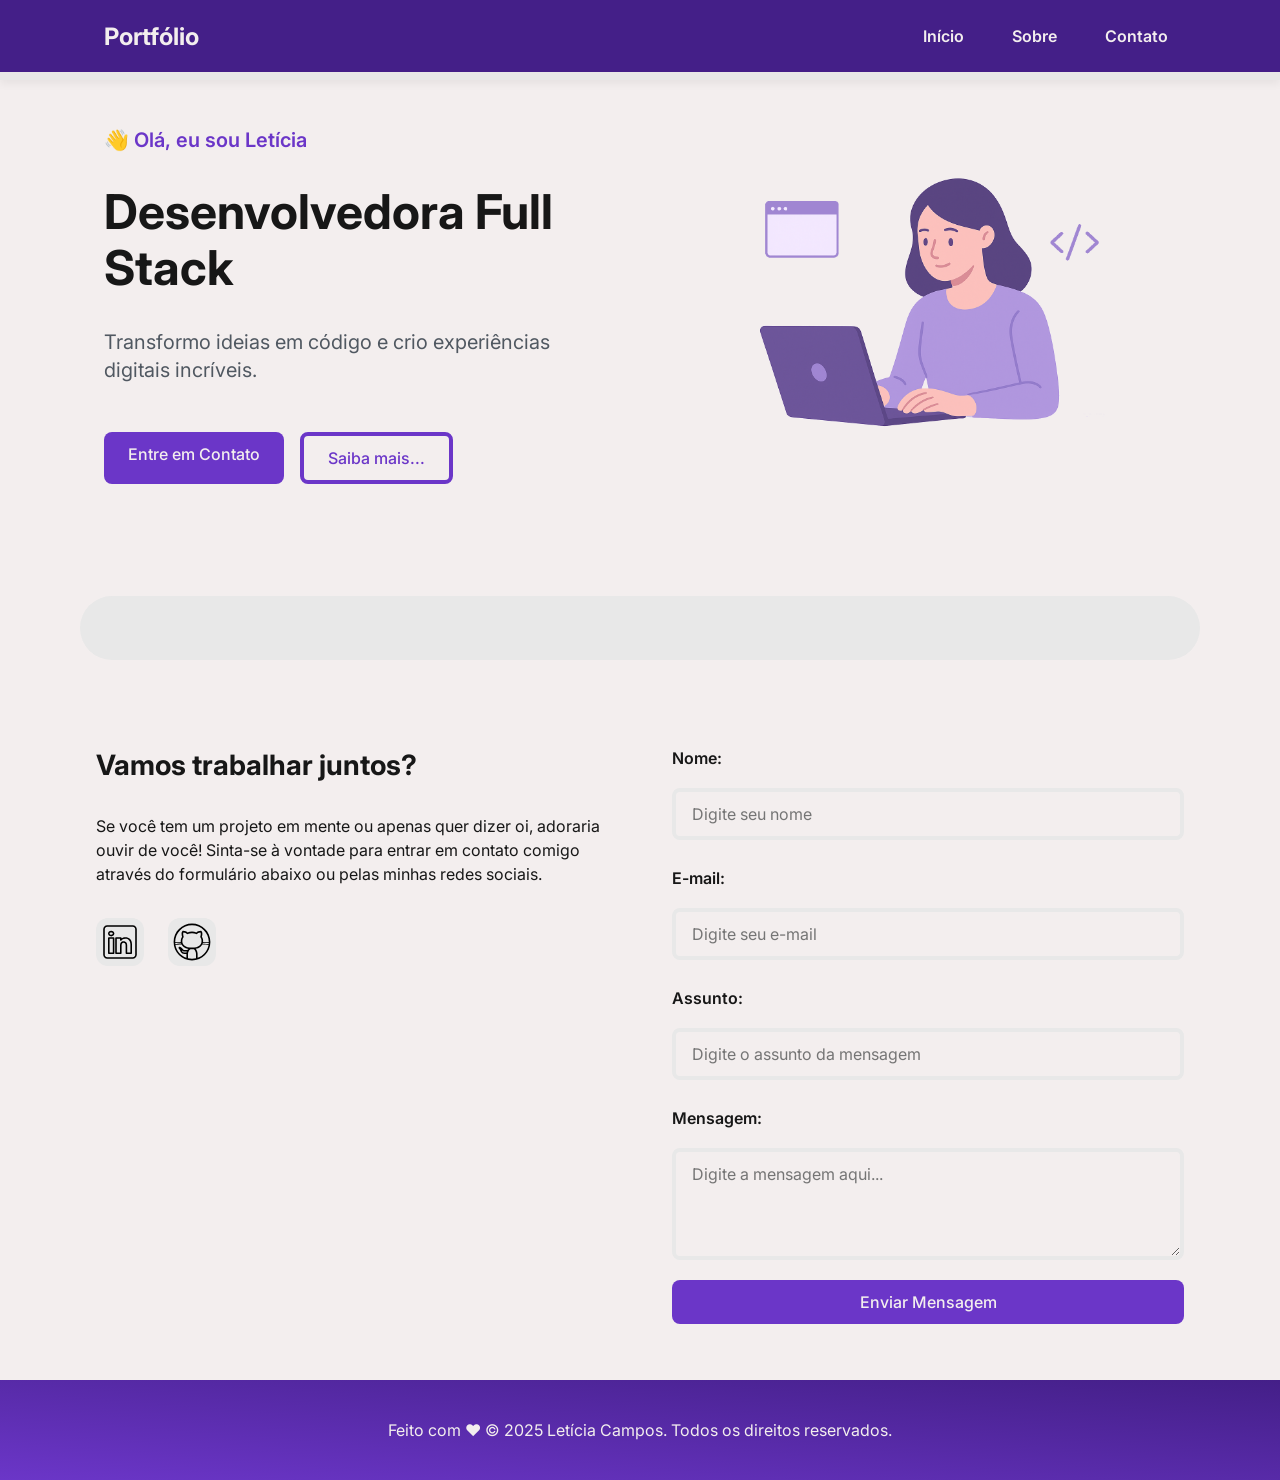
<file: index.html>
<!DOCTYPE html>
<html lang="pt-br">

<head>
    <meta charset="UTF-8">
    <meta name="viewport" content="width=device-width, initial-scale=1.0">


    <link rel="preconnect" href="https://fonts.googleapis.com">
    <link rel="preconnect" href="https://fonts.gstatic.com" crossorigin>


    <link href="https://fonts.googleapis.com/css2?family=Inter&display=swap" rel="stylesheet">


    <meta name="author" content="Letícia Campos">
    <meta name="description"
        content="Portfólio de Letícia Campos, desenvolvedora Full Stack especializada em criar experiências digitais incríveis. Conheça meus projetos e entre em contato.">
    <meta name="robots" content="index, follow">


    <link rel="icon" href="./assets/img/favicon.svg" type="image/svg+xml">

    <link rel="stylesheet" href="./assets/css/styles.css">


    <title>Portfólio da Letícia</title>
</head>

<body>

    <!-- Navbar - Menu  -->
    <header class="flex menu_container">
        <article class="menu_content">
            <div id="titulo">
                <a href="index.html">Portfólio</a>
            </div>

            <nav>
                <ul class="flex menu_list">
                    <li><a href="#hero">Início</a></li>
                    <li><a href="#about">Sobre</a></li>
                    <li><a href="#contact">Contato</a></li>
                </ul>
            </nav>
        </article>
    </header>

    <!-- Área principal do Site -->
    <main>

        <section id="hero" class="hero_container">

            <article class="hero_content">
                <h4>👋 Olá, eu sou Letícia</h4>
                <h1>Desenvolvedora Full Stack</h1>
                <p>Transformo ideias em código e crio experiências digitais incríveis.</p>
                <div class="hero_buttons">
                    <a href="#contact" class="botao">Entre em Contato</a>
                    <a href="#about" class="botao-outline">Saiba mais...</a>
            </article>

            <figure class="hero_image">
                <img src="./assets/img/dev_woman.svg" alt="Ilustração com uma pessoa desenvolvedora escrevendo código"
                    class="ilustracao float-animation">
            </figure>

        </section>

        <!-- ABOUT -->
        <section id="about" class="about_container">


        </section>


        <!-- #CONTACT -->
        <section id="contact" class="contact_container">

            <article class="contact_info">
                <h2>Vamos trabalhar juntos?</h2>
                <p>Se você tem um projeto em mente ou apenas quer dizer oi, adoraria ouvir de você! Sinta-se à vontade
                    para entrar em contato comigo através do formulário abaixo ou pelas minhas redes sociais.</p>

                <div class="social_container">
                    <a href="https://www.linkedin.com/in/leticiafccampos/" target="_blank" class="social_icon">
                        <img src="./assets/img/linkedin.svg" alt="Link para o LinkedIn">
                    </a>
                    <a href="https://github.com/lefcc" target="_blank" class="social_icon">
                        <img src="./assets/img/github.svg" alt="Link para o GitHub">
                    </a>
                </div>
            </article>

            <form  action="https://formsubmit.co/5aa66501f014e1f5015924332eb3a47c" method="POST" id="formulario">

                <input type="hidden" name="_next" value="https://lefcc.github.io/portfolio/sucess.html">
                <input type="hidden" name="_captcha" value="false">


                <label for="nome">Nome:</label>
                <input type="text" id="nome" name="nome" placeholder="Digite seu nome" required>
                <span id="txtNome"></span>


                <label for="email">E-mail:</label>
                <input type="email" id="email" name="email" placeholder="Digite seu e-mail" required>
                <span id="txtEmail"></span>

                <label for="assunto">Assunto:</label>
                <input type="assunto" id="assunto" name="assunto" placeholder="Digite o assunto da mensagem" required>
                <span id="txtAssunto"></span>

                <label for="mensagem">Mensagem:</label>
                <textarea type="mensagem" id="mensagem" name="mensagem" placeholder="Digite a mensagem aqui..."
                    required></textarea>


                <button type="submit" class="botao">Enviar Mensagem</button>

            </form>
        </section>
    </main>

    <footer>
        <p>Feito com ❤️ &copy; 2025 Letícia Campos. Todos os direitos reservados.</p>
    </footer>

    <!--JavaScript -->
    <script src="assets/js/scripts.js"></script>

</body>

</html>
</file>
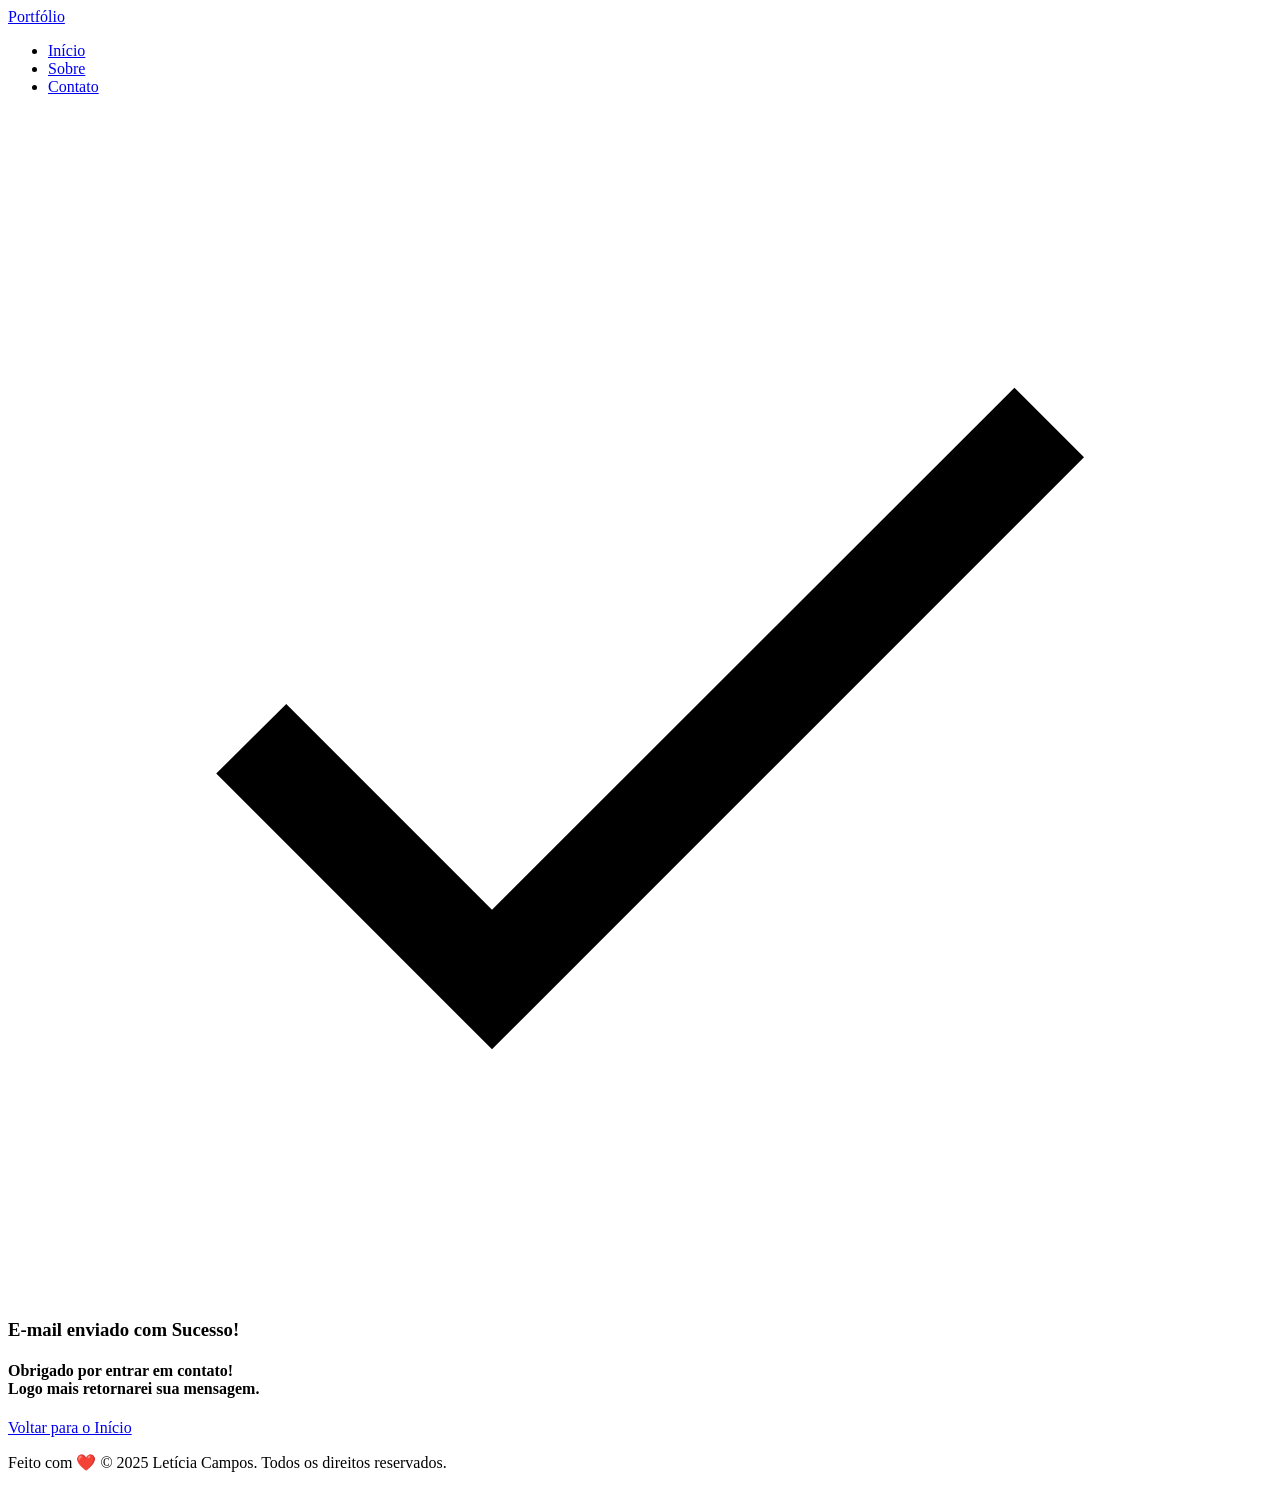
<file: sucess.html>
<!DOCTYPE html>
<html lang="pt-br">

<head>
    <meta charset="UTF-8">
    <meta name="viewport" content="width=device-width, initial-scale=1.0">

    <!-- Meta Tags Essenciais -->
    <meta name="author" content="Letícia Campos">
    <meta name="description"
        content="Portfólio de Letícia Campos, desenvolvedora Full Stack especializada em criar experiências digitais incríveis. Conheça meus projetos e entre em contato.">
    <meta name="robots" content="index, follow">

    <!-- Favicon (PNG recomendado para compatibilidade) -->
    <link rel="icon" type="image/svg+xml" href="./assets/img/favicon.png">

    <title>Portfólio da Letícia</title>
</head>

<body>

    <!-- Navbar - Menu  -->
    <header class="flex menu_container">
        <article class="menu_content">
            <div id="titulo">
                <a href="index.html">Portfólio</a>
            </div>

            <nav>
                <ul class="flex menu_list">
                    <li><a href="#hero">Início</a></li>
                    <li><a href="#about">Sobre</a></li>
                    <li><a href="#contact">Contato</a></li>
                </ul>
            </nav>
        </article>
    </header>

    <main>
        <section class="sucess_container">
            <article class="sucess_content">

                <figure class="sucess_icon">
                    <img src="./assets/img/sucess.svg" alt="Ilustração de desenvolvedor trabalhando"
                        class="float-animation">
                </figure>

                <h1>E-mail enviado com Sucesso!</h1>
                <h4>Obrigado por entrar em contato! <br /> Logo mais retornarei sua mensagem.</h4>

                <a class="botao" href="index.html">Voltar para o Início</a>

            </article>
        </section>
    </main>


    <footer>
        <p>Feito com ❤️ &copy; 2025 Letícia Campos. Todos os direitos reservados.</p>
    </footer>
</body>

</html>
</file>
<file: assets/css/styles.css>
/* Reset do Navegador */
* {
    margin: 0;
    padding: 0;
    box-sizing: border-box;
    text-decoration: none;
    outline: none;
    font-family: 'Inter', sans-serif;
}

/*  VARIÁVEIS  */
:root {
    /* Cores */
    --purple-50: #f4eaff;
    --purple-100: #e9dcfa;
    --purple-200: #cdb3f0;
    --purple-300: #b186e5;
    --purple-400: #9460db;
    --purple-500: #6b36c8;
    --purple-600: #5b2ca0;
    --purple-700: #4c2177;
    --purple-800: #441f88;
    --purple-900: #2a0e4d;
    --gray-100: #f5f5f5;
    --gray-200: #e8e8e8;
    --gray-400: #505861;
    --black-800: #171717;
    --white-700: #f3eeee;
    --error: #e63946;

    /* Sombras */
    --shadow-sm: 0 0.25rem 0.5rem #0000000D;
    --shadow-md: 0 0.25rem 0.75rem #6B36C84D;
    --shadow-lg: 0 0.5rem 1.5rem #6B36C833;
    --shadow-focus: 0 0 0 0.25rem #6B36C81A;
}



/* ESTILOS GLOBAIS */

html {
    scroll-behavior: smooth;
    /* deixa rolagem da tela suave */
}

body {
    display: flex;
    flex-direction: column;
    /* deixa um embaixo do outro, eixo y. Por padrão é x */
    min-height: 100vh;
    /* altura mínima = 100% da viewport */
    background-color: var(--white-700);
    color: var(--black-800)
}

main {
    flex: 1;
    /* main ocupa todo o espaço disponível */
}

a,
button {
    cursor: pointer;
    /* muda cursor ao passar sobre links e botões */
}

/* BOTÕES */

.botao,
.botao-outline {
    padding: 0.75rem 2rem;
    border-radius: 0.5rem;
    font-size: 1rem;
    font-weight: 600;
    text-align: center;
    transition: all 0.3s ease;
}

.botao {
    /* padrão do botão preenchido com cor */
    border: none;
    color: var(--white-700);
    background-color: var(--purple-500);
}

.botao:hover {
    background-color: var(--purple-800);
    box-shadow: var(--shadow-md);
    transform: translateY(-0.25rem);
}

.botao-outline {
    border: 0.25rem solid var(--purple-500);
    color: var(--purple-500);
    background-color: transparent;
}

.botao-outline:hover {
    background-color: var(--purple-500);
    color: var(--white-700);
    box-shadow: var(--shadow-md);
    transform: translateY(-0.25rem);
}

/* MENU */

.menu_container {
    /* estilo do menu de navegação */
    position: sticky;
    /* fixa o menu no topo ao rolar a página */
    top: 0;
    width: 100%;
    height: 5rem;
    background-color: var(--purple-800);
    border-bottom: 0.5rem solid var(--gray-200);
    box-shadow: var(--shadow-sm);
    z-index: 1000;
    /* garante que o menu fique acima de outros elementos */
}

.menu_content {
    /* conteúdo interno do menu */
    display: flex;
    justify-content: space-between;
    /* espaço entre os itens */
    align-items: center;
    width: 70rem;
    height: 100%;
    padding: 0 1.5rem;
    margin: 0 auto;
}

.menu_container a {
    font-weight: 600;
    color: var(--white-700);
    transition: color 0.3s ease;
}

.menu_container a:hover {
    color: var(--purple-200);
}

#titulo a {
    font-size: 1.5rem;
    font-weight: 700;
}

.menu_list {
    display: flex;
    list-style: none;
    gap: 2rem;
}

.menu_list a {
    padding: 0.5rem;
}

/*  SEÇÕES - ESTILOS COMUNS  */

.hero_container,
.about_container,
.contact_container {
    max-width: 70rem;
    margin: 0 auto;
    margin-bottom: 3rem;
    padding: 3rem 1.5rem;
    scroll-margin-top: 6rem;
    align-items: center;
}

/* MAIN */

/*  HERO  */

.hero_image {
    flex: 1;
    /* ajusta crescimento */
    display: flex;
    justify-content: center;
    align-items: center;
}

.ilustracao {
    width: 100%;
    max-width: 100%;
    border-radius: 2rem;
}

/*  IMAGEM HERO  */
@keyframes float {

    0%,
    100% {
        transform: translateY(0);
    }

    50% {
        transform: translateY(-1.25rem);
    }
}

.hero_image {
    animation: float 3s ease-in-out infinite;
}

.hero_container {
    gap: 5rem;
    min-height: 90%;
    display: flex;
    align-items: center;

}

.hero_content {
    flex: 1;
    display: flex;
    flex-direction: column;
    gap: 2rem;

}

.hero_content h4 {
    font-weight: 600;
    font-size: 1.25rem;
    color: var(--purple-500);
}

.hero_content h1 {
    font-weight: 700;
    font-size: 3rem;
    line-height: 3.5rem;
    color: var(--black-800);
}

.hero_content p {
    font-weight: 400;
    font-size: 1.25rem;
    line-height: 1.75rem;
    color: var(--gray-400);
}

.hero_buttons {
    display: flex;
    gap: 1rem;
    margin-top: 1rem;
}


/*  ABOUT  */

.about_container {
    max-width: 70rem;
    margin: 4rem auto;
    padding: 2rem;
    scroll-margin-top: 6rem;
    display: flex;
    align-items: center;
    gap: 5rem;
    background-color: var(--gray-200);
    border-radius: 2rem;
}

.about_image {
    border: 0.35rem solid var(--purple-500);
    border-radius: 50%;
    overflow: hidden;
    display: inline-block;
    max-width: 15rem;
    max-height: 15rem;
}

.about_image img {
    width: 100%;
    height: 100%;
    object-fit: cover;
    border-radius: 50%;
}


.about_content {
    flex: 1;
}

.about_content h2 {
    font-weight: 700;
    font-size: 2.5rem;
    line-height: 3rem;
    color: var(--purple-800);
}

.about_content p {
    font-weight: 400;
    font-size: 1.125rem;
    line-height: 1.88rem;
    color: var(--gray-400);
    margin-bottom: 1rem;
    text-align: justify;
}

/* ABOUT STATS */

.about_stats {
    display: flex;
    justify-content: space-between;
    align-items: center;
    gap: 2rem;
    padding-top: 2rem;
}

.about_stats p {
    gap: 1rem;

}

.stats-container {
    display: flex;
    gap: 2rem;
}

.about_stats .stat-number {
    font-size: 1.5rem;
    font-weight: 700;
    text-align: center;
    color: var(--purple-500);
    margin-bottom: 0;
}

.about_stats .stat-label {
    font-size: 0.875rem;
    font-size: 0.75rem;
    color: var(--gray-400);
    text-align: center;
    margin-bottom: 0;
}

.about_stats .botao {
    font-size: 1rem;
    padding: 0.75rem 1.25rem;
}

.stat-item {
    text-align: center;
}

/* CONTACT */

.contact_container {
    display: flex;
    flex-direction: column;
    justify-content: space-between;
    padding: 1.5rem 1rem;
    margin: 2rem auto;
    gap: 2rem;
}

@media (min-width: 768px) {
    .contact_container {
        flex-direction: row;
        align-items: flex-start;
        gap: 4rem;
    }


    .contact_info,
    #formulario {
        flex: 1;
    }
}

.contact_info h2 {
    font-size: 1.75rem;
    margin-bottom: 2rem;
}

.contact_info p {
    font-size: 1rem;
    line-height: 1.5rem;
    margin-bottom: 2rem;
}

.social_container {
    gap: 1.5rem;
    flex-wrap: wrap;
    display: flex;
}

.social_icon {
    width: 3rem;
    height: 3rem;
    display: flex;
    align-items: center;
    justify-content: center;
    padding: 0;
    background-color: var(--gray-200);
    border-radius: 0.75rem;
    transition: all 0.3s ease;
    margin: 0;
}

.social_icon:hover {
    background-color: var(--gray-400);
    transform: translateY(-0.25rem);
    box-shadow: var(--shadow-md); 
}

.social_icon img {
    width: 2.5rem;
    height: 2.5rem;
    filter: brightness(0) saturate(100%);
    transition: filter 0.3s ease;
}

.social_icon:hover img {
    filter: brightness(0) invert(100%);
}

/* FORM */

form {
    display: flex;
    flex-direction: column;
    gap: 1.25rem;
}

form input,
form textarea {
    width: 100%;
    padding: 0.75rem 1rem;
    border-radius: 0.5rem;
    border: 0.25rem solid var(--gray-200);
    font-size: 1rem;
    background-color: var(--white);
    transition: border-color 0.3s ease;
}

form input:focus,
form textarea:focus {
    border-color: var(--purple-500);
    box-shadow: var(--shadow-focus);
}

form label {
    font-size: 1rem;
    font-weight: 600;
    color: var(--black-800);
}

.botao,
.botao-outline {
    padding: 0.75rem 1.5rem;
    font-size: 1rem;
    font-weight: 500;
}

form textarea {
    resize: vertical;
    min-height: 7rem;
}

form span {
    font-size: 0.75rem;
    color: var(--error);
    margin-top: -0.75rem;
    font-weight: 500;
}

/* SUCESS */
.sucess_container {
    display: flex;
    flex-direction: column;
    justify-content: center;
    align-items: center;
    width: 100%;
    min-height: calc(100vh - 12.5rem);
    padding: 3rem 1.5rem;
}

.sucess_content {
    display: flex;
    flex-direction: column;
    align-items: center;
    text-align: center;
    gap: 1.5rem;
    max-width: 37.5rem;
}

.sucess_icon {
    width: 7.5rem;
    height: 7.5rem;
    background-color: var(--purple-100);
    border-radius: 50%;
    display: flex;
    align-items: center;
    justify-content: center;
}

.sucess_icon svg {
    width: 3.75rem;
    height: 3.75rem;
    fill: var(--purple-500);
}

.sucess_icon {
    filter: saturate(100%) invert(9%) sepia(57%) saturate(3044%) hue-rotate(255deg) brightness(89%) contrast(105%);
}



.sucess_content h1 {
    font-size: 2.5rem;
    font-weight: 700;
    color: var(--purple-800);
}

.sucess_content h4 {
    font-size: 1.25rem;
    color: var(--gray-400);
    line-height: 1.875rem;
}

/* FOOTER */
footer {
    padding: 2.5rem;
    text-align: center;
    background: linear-gradient(to right top, var(--purple-500), var(--purple-800));
    color: var(--white-700);
    margin-top: auto;
}

/* === RESPONSIVIDADE === */

/* === TELAS MÉDIAS - MONITORES E NOTEBOOKS (até 1120px) === */
@media screen and (max-width: 1120px) {

    .menu_content,
    .hero_container,
    .about_container,
    .contact_container {
        max-width: 100%;
        padding: 3rem 2rem;
    }

    .menu_content {
        padding: 0 2rem;
    }
}

/* TABLETS (até 960px) */
@media screen and (max-width: 960px) {

    /* Hero Section */
    .hero_container {
        flex-direction: column-reverse;
        text-align: center;
        gap: 2rem;
        padding: 2rem 1.5rem;
    }

    .hero_content h1 {
        font-size: 2.5rem;
        line-height: 3rem;
    }

    .hero_buttons {
        justify-content: center;
        flex-wrap: wrap;
    }

    /* About Section */
    .about_container {
        flex-direction: column;
        gap: 2rem;
        padding: 2rem 1.5rem;
    }

    .about_container h2 {
        text-align: center;
    }

    .about_image {
        flex: 0 0 auto;
    }

    .about_image img {
        max-width: 15rem;
        margin: 0 auto;
    }

    /* About Stats */
    .about_stats {
        flex-direction: column;
        align-items: center;
        gap: 1.5rem;
    }

    .about_stats .botao {
        width: 100%;
        max-width: 20rem;
        margin: 0 auto;
    }

    /* Wrapper para manter os stats lado a lado */
    .stats-wrapper {
        display: flex;
        gap: 2rem;
        justify-content: center;
    }

    .stat-item {
        flex: 0 0 auto;
    }

    /* Contact Section */
    .contact_container {
        grid-template-columns: 1fr;
        gap: 3rem;
        padding: 2rem 1.5rem;
    }

    .contact_info {
        text-align: center;
    }

    .social_container {
        justify-content: center;
    }
}

/* SMARTPHONES (até 480px) */
@media screen and (max-width: 480px) {

    /* Menu */
    .menu_content {
        justify-content: center;
        padding: 0 1rem;
    }

    .menu_list {
        display: none;
    }

    #titulo a {
        font-size: 1.25rem;
    }

    /* Hero Section */
    .hero_container {
        padding: 1.5rem 1rem;
        min-height: auto;
    }

    .hero_content h4 {
        font-size: 1rem;
    }

    .hero_content h1 {
        font-size: 2rem;
        line-height: 2.5rem;
    }

    .hero_content p {
        font-size: 1rem;
        line-height: 1.5rem;
    }

    .hero_buttons {
        flex-direction: column;
        width: 100%;
        gap: 0.75rem;
    }

    .hero_buttons .botao,
    .hero_buttons .botao-outline {
        width: 100%;
    }

    /* About Section */
    .about_container {
        padding: 1.5rem 1rem;
        margin: 2rem auto;
    }

    .about_image img {
        max-width: 12rem;
    }

    .about_content h2 {
        font-size: 1.75rem;
    }

    .about_content p {
        font-size: 1rem;
        line-height: 1.5rem;
    }

    .about_stats {
        gap: 1rem;
    }

    .about_stats .botao {
        font-size: 1rem;
        padding: 0.75rem 1.25rem;
    }

    .about_content .stat-item .stat-number {
        font-size: 1.25rem;
    }

    .about_content .stat-item .stat-label {
        font-size: 0.75rem;
    }

    /* Contact Section */
    .contact_container {
        padding: 1.5rem 1rem;
        margin: 2rem auto;
        gap: 2rem;
    }

    .contact_info h4 {
        font-size: 1.75rem;
    }

    .contact_info p {
        font-size: 1rem;
        line-height: 1.5rem;
    }

    .social_container {
        gap: 1.5rem;
        flex-wrap: wrap;
    }

    .social_icon {
        width: 3.5rem;
        height: 3.5rem;
        padding: 0.75rem;
    }

    /* Formulário */
    form input,
    form textarea {
        padding: 0.75rem;
        font-size: 1rem;
    }

    form label {
        font-size: 1rem;
    }

    .botao,
    .botao-outline {
        padding: 0.75rem 1.5rem;
        font-size: 1rem;
    }

    /* Página de Sucesso */
    .sucess_container {
        padding: 2rem 1rem;
    }

    .sucess_icon {
        width: 6rem;
        height: 6rem;
    }

    .sucess_icon svg {
        width: 3rem;
        height: 3rem;
    }

    .sucess_content h1 {
        font-size: 1.75rem;
    }

    .sucess_content h4 {
        font-size: 1rem;
        line-height: 1.5rem;
    }

    /* Footer */
    footer {
        padding: 1.5rem 1rem;
        font-size: 0.75rem;
    }
}
</file>
